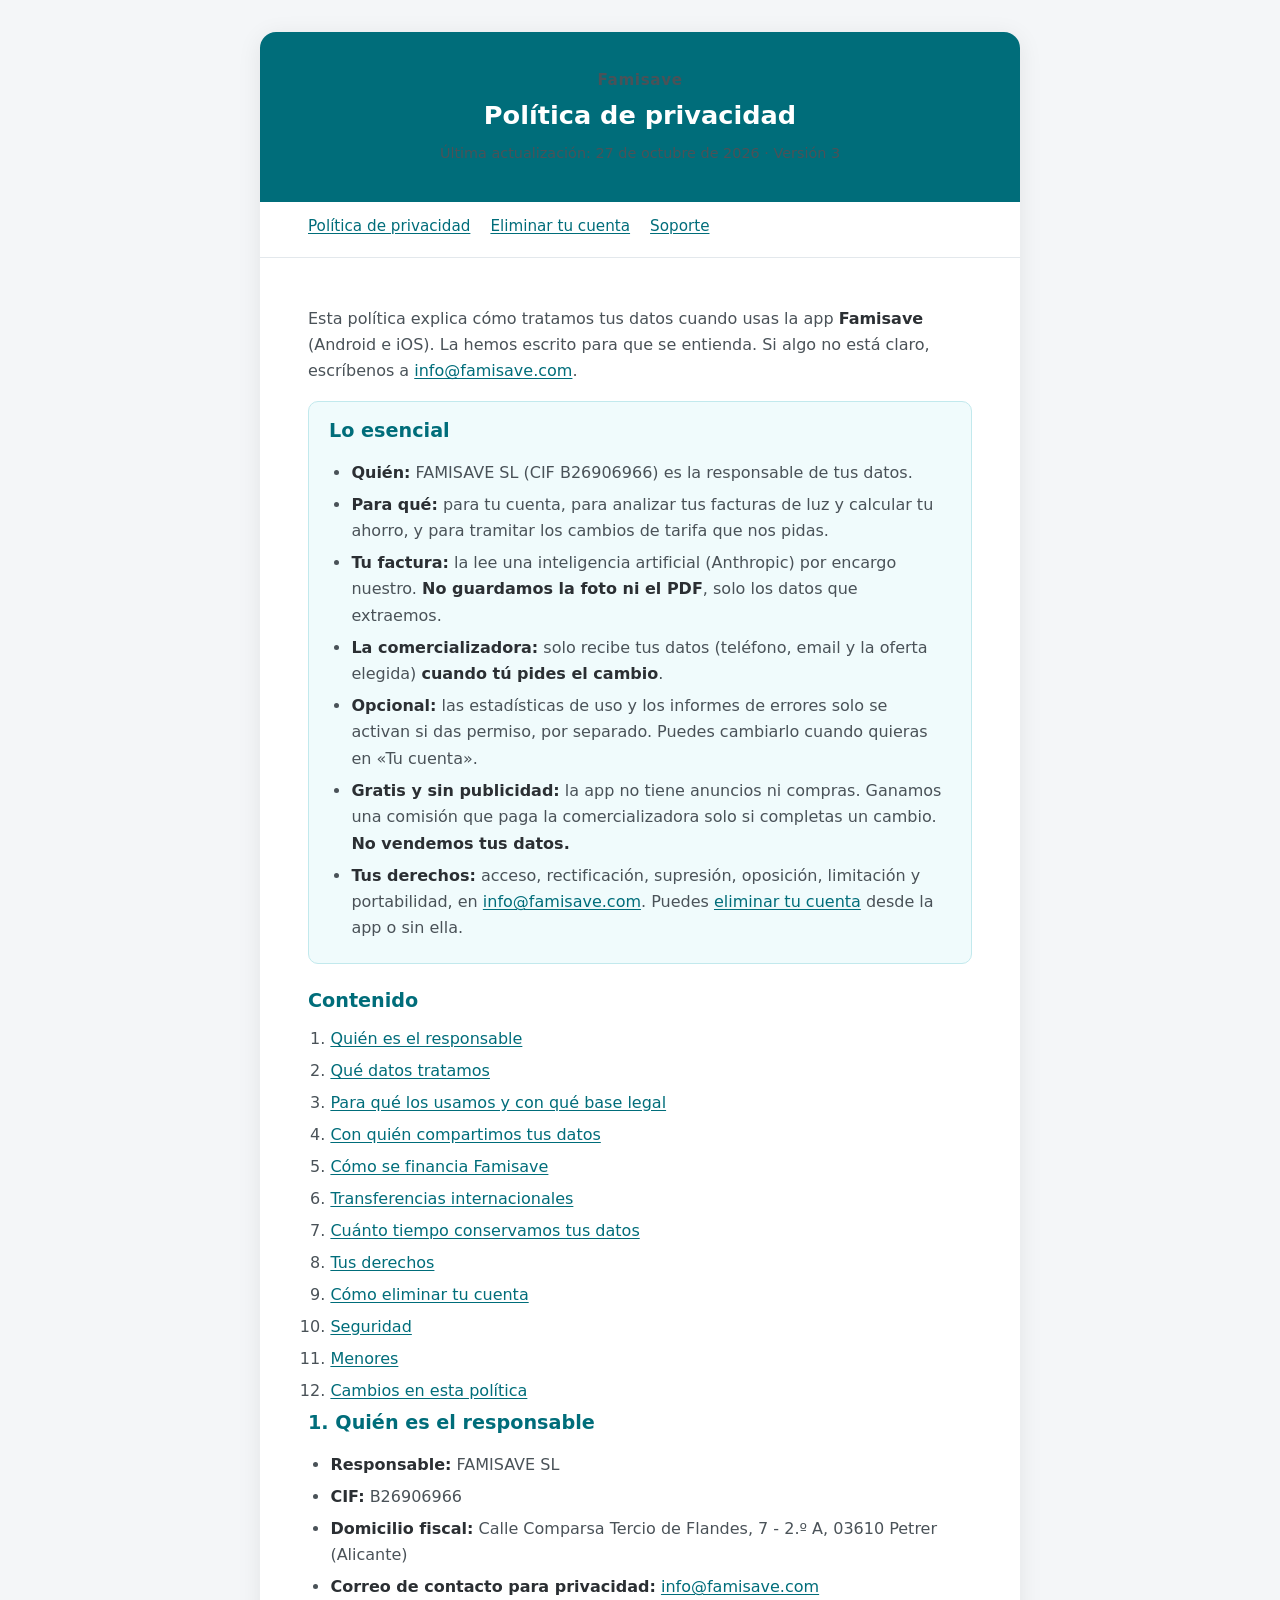
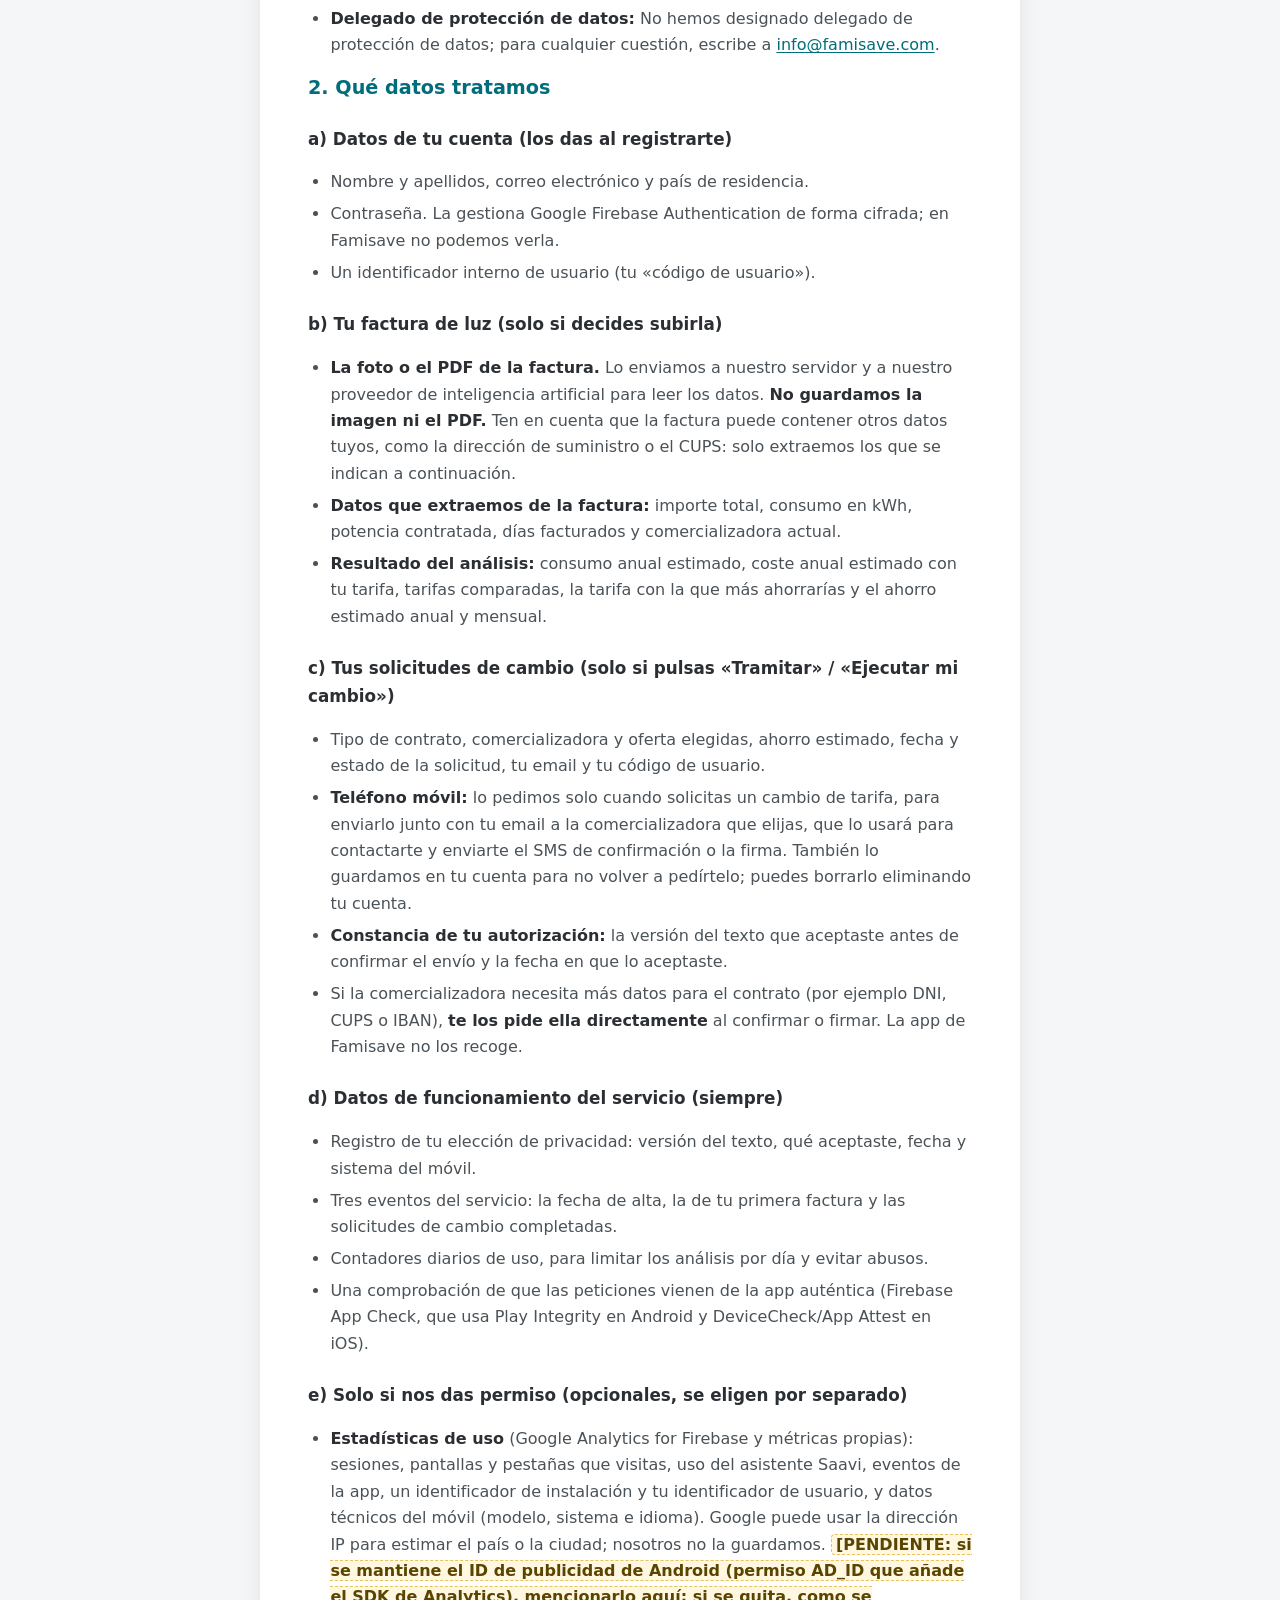
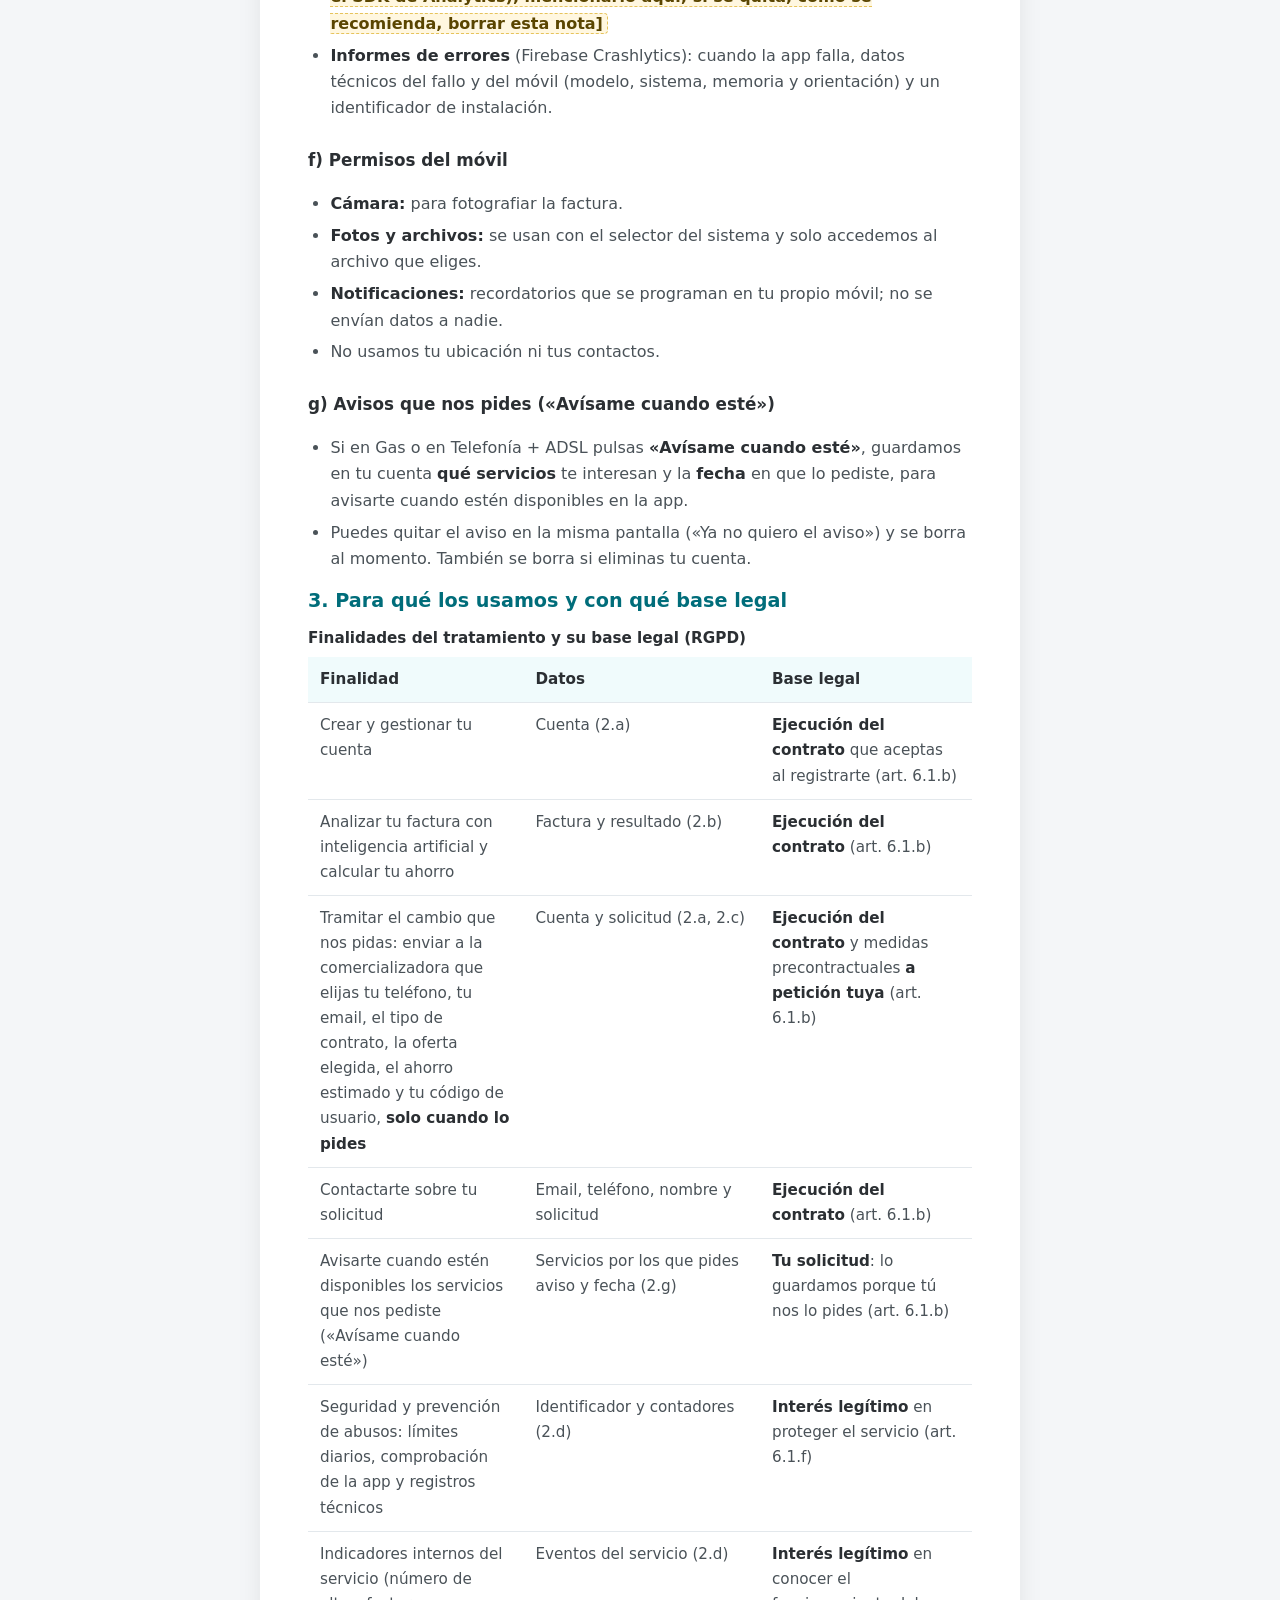
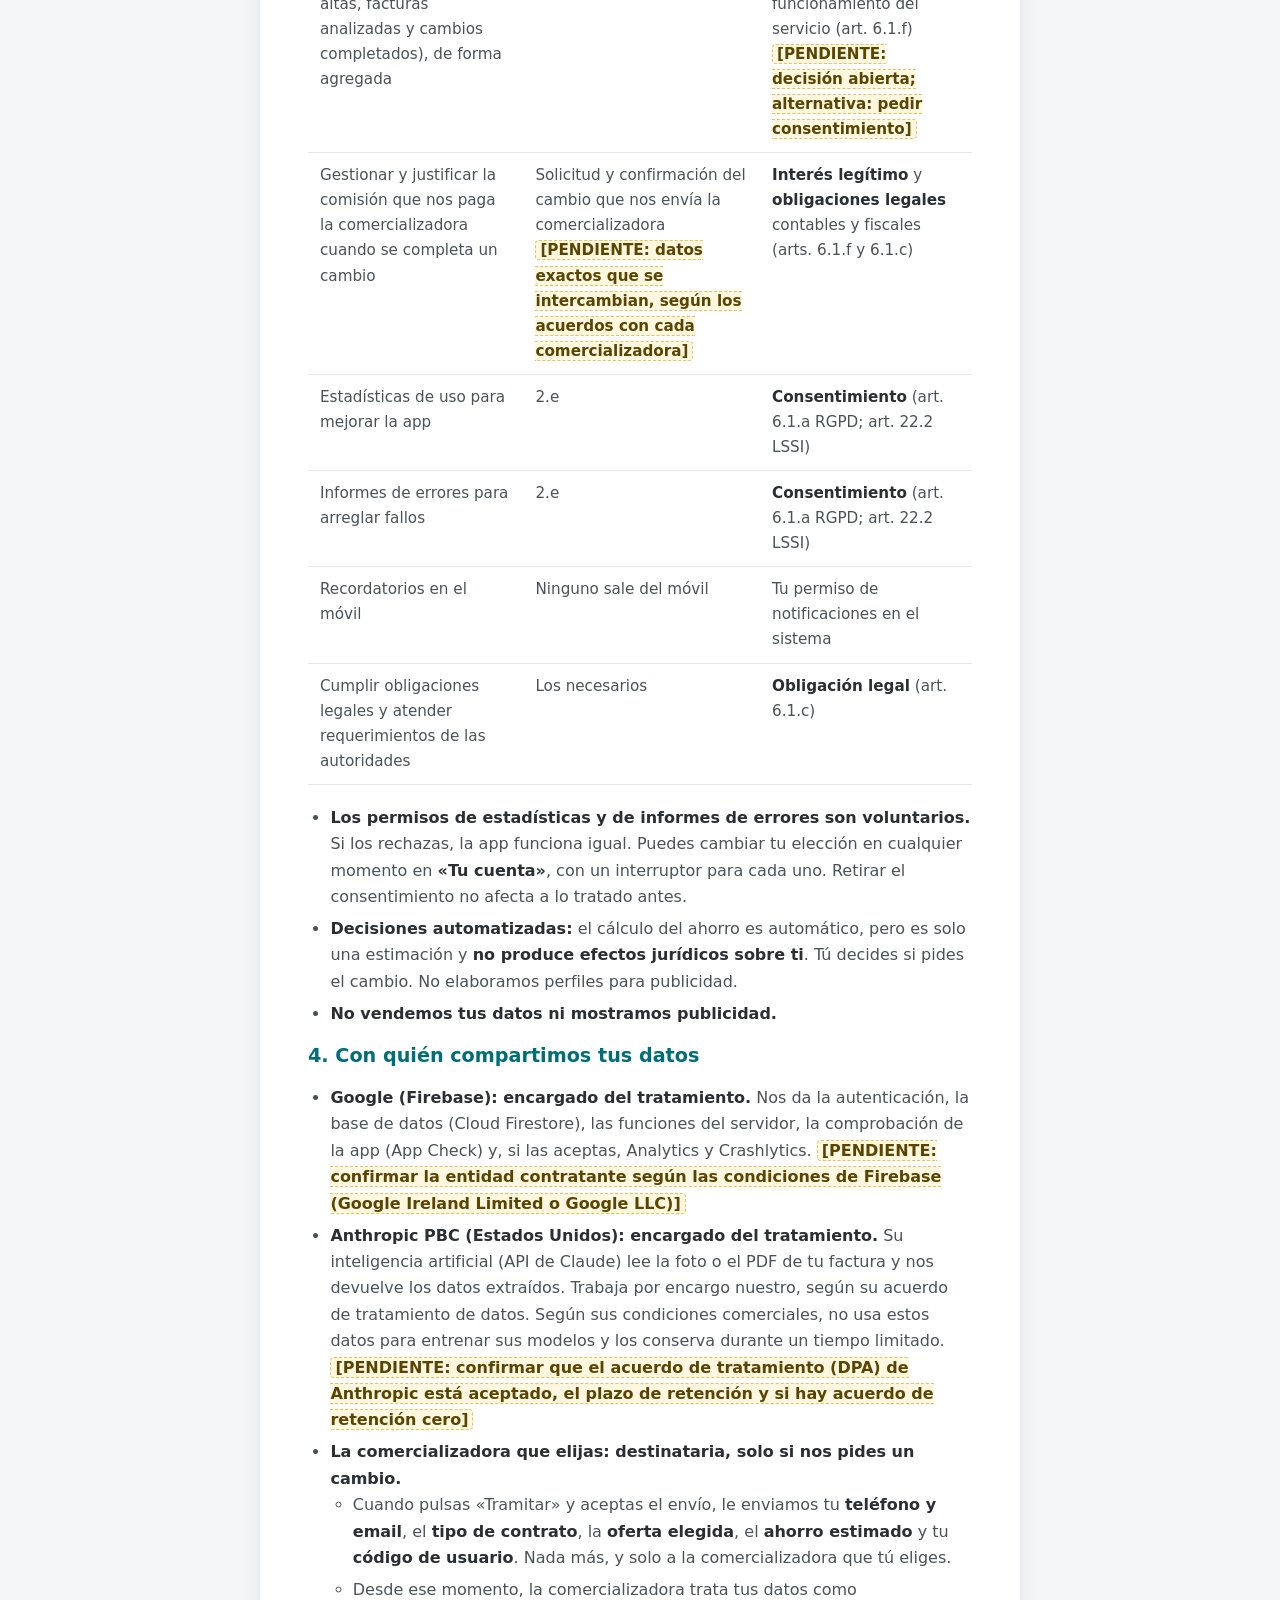
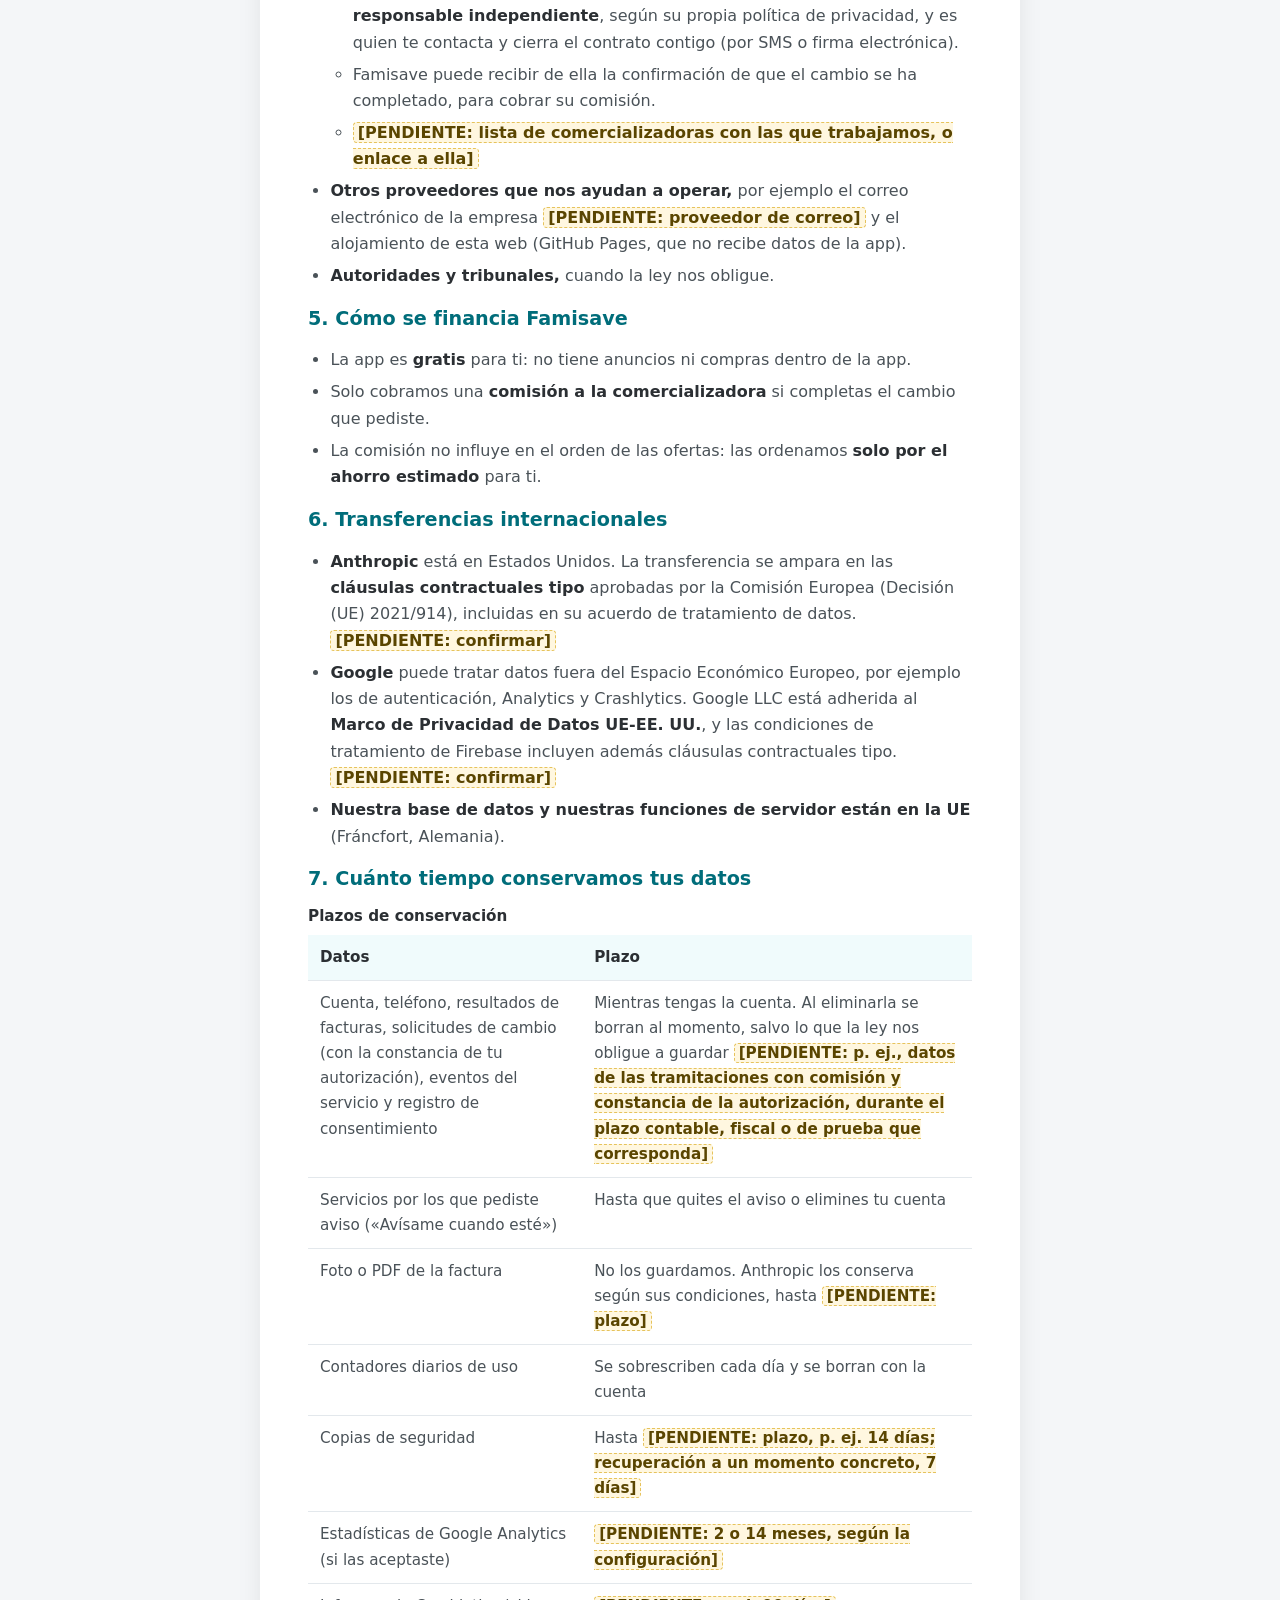
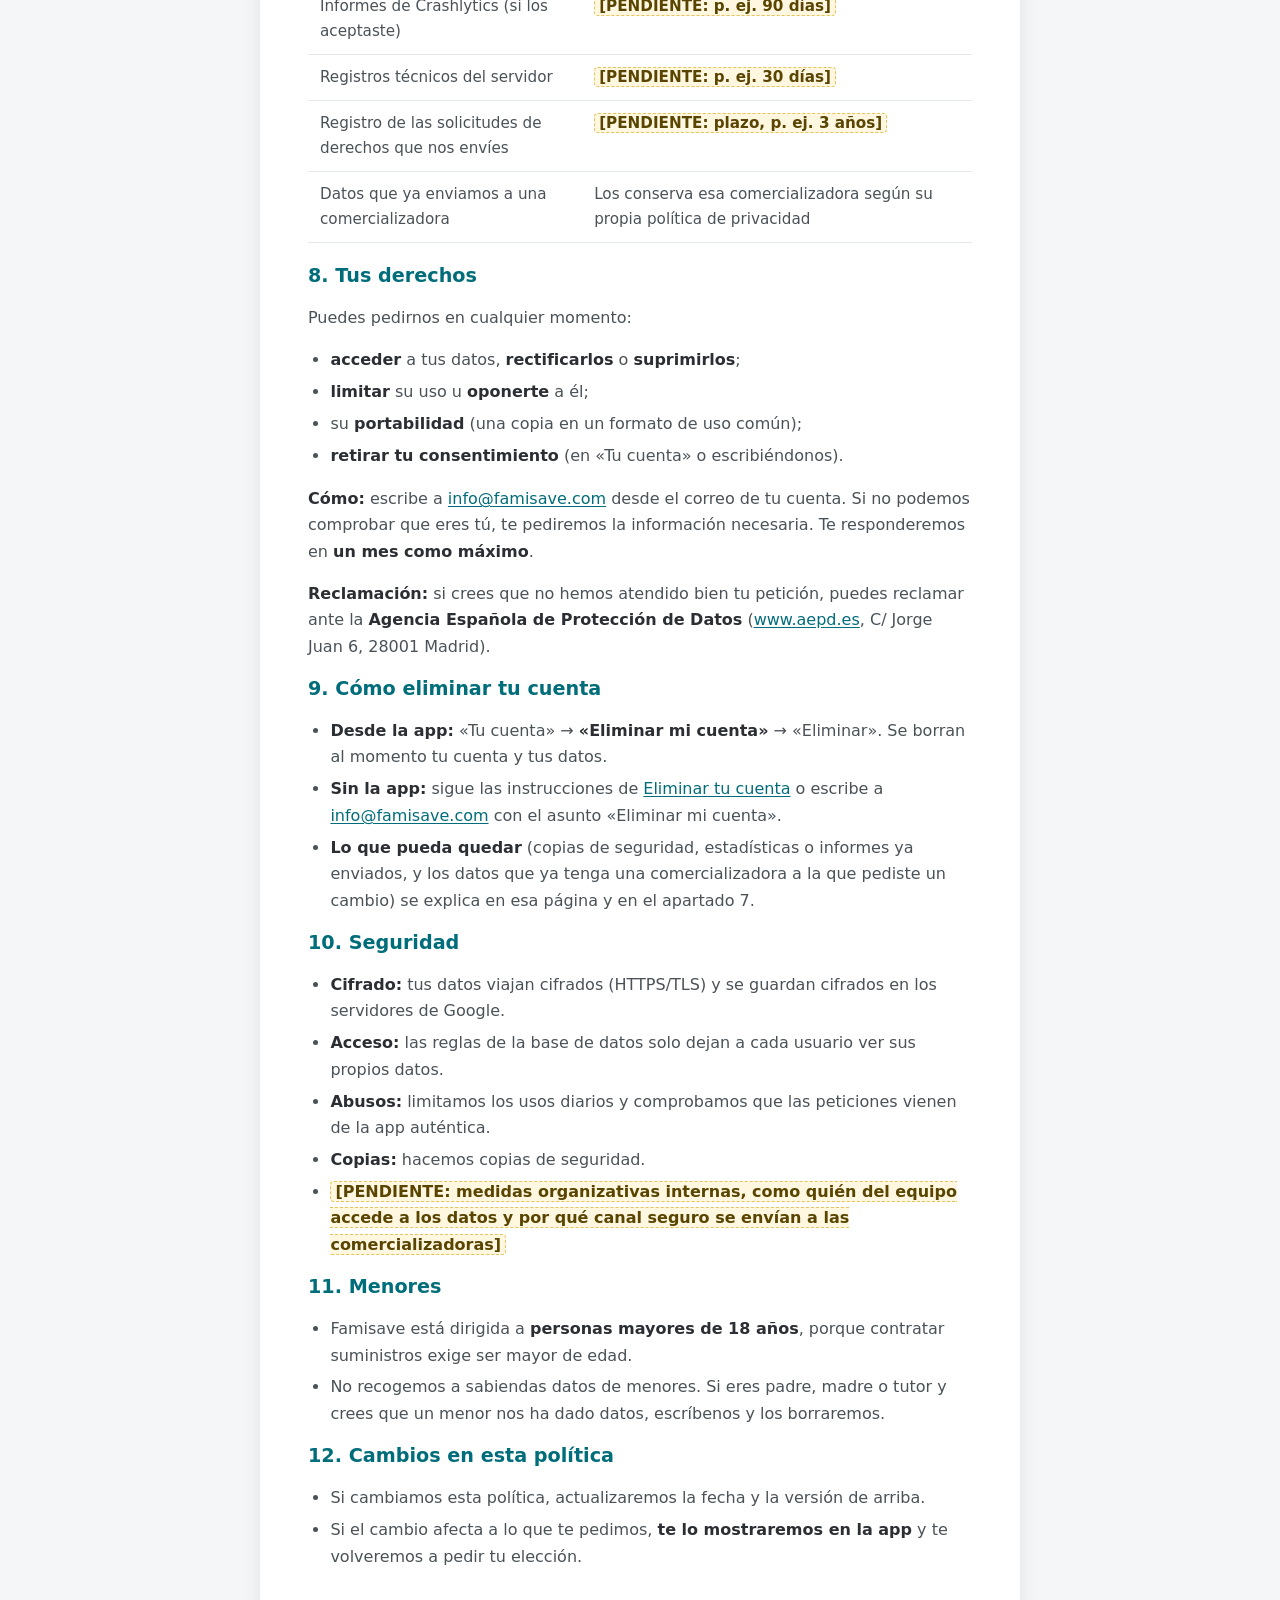
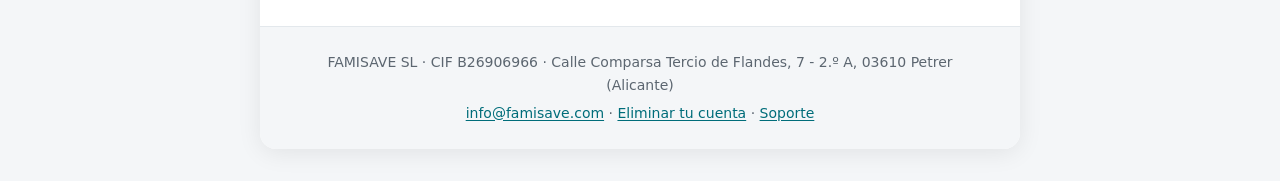
<file: index.html>
<!DOCTYPE html>
<html lang="es">
<head>
  <meta charset="utf-8">
  <meta name="viewport" content="width=device-width, initial-scale=1">
  <title>Política de privacidad — Famisave</title>
  <meta name="description" content="Cómo trata FAMISAVE SL los datos de las personas que usan la app Famisave.">
  <meta name="referrer" content="no-referrer">
  <link rel="stylesheet" href="estilo.css">
</head>
<body>
  <a class="saltar" href="#contenido">Saltar al contenido</a>
  <div class="contenedor">

    <header class="cabecera">
      <p class="marca">Famisave</p>
      <h1>Política de privacidad</h1>
      <p class="meta">Última actualización: <time datetime="2026-10-27">27 de octubre de 2026</time> · Versión 3</p>
    </header>

    <nav class="principal" aria-label="Páginas de Famisave">
      <ul>
        <li><a href="./" aria-current="page">Política de privacidad</a></li>
        <li><a href="eliminar-cuenta/">Eliminar tu cuenta</a></li>
        <li><a href="soporte/">Soporte</a></li>
      </ul>
    </nav>

    <main id="contenido">

      <p>Esta política explica cómo tratamos tus datos cuando usas la app <strong>Famisave</strong> (Android e iOS). La hemos escrito para que se entienda. Si algo no está claro, escríbenos a <a href="mailto:info@famisave.com">info@famisave.com</a>.</p>

      <section class="resumen" aria-labelledby="lo-esencial">
        <h2 id="lo-esencial">Lo esencial</h2>
        <ul>
          <li><strong>Quién:</strong> FAMISAVE SL (CIF B26906966) es la responsable de tus datos.</li>
          <li><strong>Para qué:</strong> para tu cuenta, para analizar tus facturas de luz y calcular tu ahorro, y para tramitar los cambios de tarifa que nos pidas.</li>
          <li><strong>Tu factura:</strong> la lee una inteligencia artificial (Anthropic) por encargo nuestro. <strong>No guardamos la foto ni el PDF</strong>, solo los datos que extraemos.</li>
          <li><strong>La comercializadora:</strong> solo recibe tus datos (teléfono, email y la oferta elegida) <strong>cuando tú pides el cambio</strong>.</li>
          <li><strong>Opcional:</strong> las estadísticas de uso y los informes de errores solo se activan si das permiso, por separado. Puedes cambiarlo cuando quieras en «Tu cuenta».</li>
          <li><strong>Gratis y sin publicidad:</strong> la app no tiene anuncios ni compras. Ganamos una comisión que paga la comercializadora solo si completas un cambio. <strong>No vendemos tus datos.</strong></li>
          <li><strong>Tus derechos:</strong> acceso, rectificación, supresión, oposición, limitación y portabilidad, en <a href="mailto:info@famisave.com">info@famisave.com</a>. Puedes <a href="eliminar-cuenta/">eliminar tu cuenta</a> desde la app o sin ella.</li>
        </ul>
      </section>

      <nav class="indice" aria-labelledby="indice-titulo">
        <h2 id="indice-titulo">Contenido</h2>
        <ol>
          <li><a href="#responsable">Quién es el responsable</a></li>
          <li><a href="#datos">Qué datos tratamos</a></li>
          <li><a href="#finalidades">Para qué los usamos y con qué base legal</a></li>
          <li><a href="#destinatarios">Con quién compartimos tus datos</a></li>
          <li><a href="#comision">Cómo se financia Famisave</a></li>
          <li><a href="#transferencias">Transferencias internacionales</a></li>
          <li><a href="#conservacion">Cuánto tiempo conservamos tus datos</a></li>
          <li><a href="#derechos">Tus derechos</a></li>
          <li><a href="#eliminar">Cómo eliminar tu cuenta</a></li>
          <li><a href="#seguridad">Seguridad</a></li>
          <li><a href="#menores">Menores</a></li>
          <li><a href="#cambios">Cambios en esta política</a></li>
        </ol>
      </nav>

      <section aria-labelledby="responsable">
        <h2 id="responsable">1. Quién es el responsable</h2>
        <ul>
          <li><strong>Responsable:</strong> FAMISAVE SL</li>
          <li><strong>CIF:</strong> B26906966</li>
          <li><strong>Domicilio fiscal:</strong> Calle Comparsa Tercio de Flandes, 7 - 2.º A, 03610 Petrer (Alicante)</li>
          <li><strong>Correo de contacto para privacidad:</strong> <a href="mailto:info@famisave.com">info@famisave.com</a></li>
          <li><strong>Delegado de protección de datos:</strong> No hemos designado delegado de protección de datos; para cualquier cuestión, escribe a <a href="mailto:info@famisave.com">info@famisave.com</a>.</li>
        </ul>
      </section>

      <section aria-labelledby="datos">
        <h2 id="datos">2. Qué datos tratamos</h2>

        <h3>a) Datos de tu cuenta (los das al registrarte)</h3>
        <ul>
          <li>Nombre y apellidos, correo electrónico y país de residencia.</li>
          <li>Contraseña. La gestiona Google Firebase Authentication de forma cifrada; en Famisave no podemos verla.</li>
          <li>Un identificador interno de usuario (tu «código de usuario»).</li>
        </ul>

        <h3>b) Tu factura de luz (solo si decides subirla)</h3>
        <ul>
          <li><strong>La foto o el PDF de la factura.</strong> Lo enviamos a nuestro servidor y a nuestro proveedor de inteligencia artificial para leer los datos. <strong>No guardamos la imagen ni el PDF.</strong> Ten en cuenta que la factura puede contener otros datos tuyos, como la dirección de suministro o el CUPS: solo extraemos los que se indican a continuación.</li>
          <li><strong>Datos que extraemos de la factura:</strong> importe total, consumo en kWh, potencia contratada, días facturados y comercializadora actual.</li>
          <li><strong>Resultado del análisis:</strong> consumo anual estimado, coste anual estimado con tu tarifa, tarifas comparadas, la tarifa con la que más ahorrarías y el ahorro estimado anual y mensual.</li>
        </ul>

        <h3>c) Tus solicitudes de cambio (solo si pulsas «Tramitar» / «Ejecutar mi cambio»)</h3>
        <ul>
          <li>Tipo de contrato, comercializadora y oferta elegidas, ahorro estimado, fecha y estado de la solicitud, tu email y tu código de usuario.</li>
          <li><strong>Teléfono móvil:</strong> lo pedimos solo cuando solicitas un cambio de tarifa, para enviarlo junto con tu email a la comercializadora que elijas, que lo usará para contactarte y enviarte el SMS de confirmación o la firma. También lo guardamos en tu cuenta para no volver a pedírtelo; puedes borrarlo eliminando tu cuenta.</li>
          <li><strong>Constancia de tu autorización:</strong> la versión del texto que aceptaste antes de confirmar el envío y la fecha en que lo aceptaste.</li>
          <li>Si la comercializadora necesita más datos para el contrato (por ejemplo DNI, CUPS o IBAN), <strong>te los pide ella directamente</strong> al confirmar o firmar. La app de Famisave no los recoge.</li>
        </ul>

        <h3>d) Datos de funcionamiento del servicio (siempre)</h3>
        <ul>
          <li>Registro de tu elección de privacidad: versión del texto, qué aceptaste, fecha y sistema del móvil.</li>
          <li>Tres eventos del servicio: la fecha de alta, la de tu primera factura y las solicitudes de cambio completadas.</li>
          <li>Contadores diarios de uso, para limitar los análisis por día y evitar abusos.</li>
          <li>Una comprobación de que las peticiones vienen de la app auténtica (Firebase App Check, que usa Play Integrity en Android y DeviceCheck/App Attest en iOS).</li>
        </ul>

        <h3>e) Solo si nos das permiso (opcionales, se eligen por separado)</h3>
        <ul>
          <li><strong>Estadísticas de uso</strong> (Google Analytics for Firebase y métricas propias): sesiones, pantallas y pestañas que visitas, uso del asistente Saavi, eventos de la app, un identificador de instalación y tu identificador de usuario, y datos técnicos del móvil (modelo, sistema e idioma). Google puede usar la dirección IP para estimar el país o la ciudad; nosotros no la guardamos. <span class="pendiente">[PENDIENTE: si se mantiene el ID de publicidad de Android (permiso AD_ID que añade el SDK de Analytics), mencionarlo aquí; si se quita, como se recomienda, borrar esta nota]</span></li>
          <li><strong>Informes de errores</strong> (Firebase Crashlytics): cuando la app falla, datos técnicos del fallo y del móvil (modelo, sistema, memoria y orientación) y un identificador de instalación.</li>
        </ul>

        <h3>f) Permisos del móvil</h3>
        <ul>
          <li><strong>Cámara:</strong> para fotografiar la factura.</li>
          <li><strong>Fotos y archivos:</strong> se usan con el selector del sistema y solo accedemos al archivo que eliges.</li>
          <li><strong>Notificaciones:</strong> recordatorios que se programan en tu propio móvil; no se envían datos a nadie.</li>
          <li>No usamos tu ubicación ni tus contactos.</li>
        </ul>

        <h3>g) Avisos que nos pides («Avísame cuando esté»)</h3>
        <ul>
          <li>Si en Gas o en Telefonía + ADSL pulsas <strong>«Avísame cuando esté»</strong>, guardamos en tu cuenta <strong>qué servicios</strong> te interesan y la <strong>fecha</strong> en que lo pediste, para avisarte cuando estén disponibles en la app.</li>
          <li>Puedes quitar el aviso en la misma pantalla («Ya no quiero el aviso») y se borra al momento. También se borra si eliminas tu cuenta.</li>
        </ul>
      </section>

      <section aria-labelledby="finalidades">
        <h2 id="finalidades">3. Para qué los usamos y con qué base legal</h2>
        <div class="tabla">
          <table>
            <caption>Finalidades del tratamiento y su base legal (RGPD)</caption>
            <thead>
              <tr><th scope="col">Finalidad</th><th scope="col">Datos</th><th scope="col">Base legal</th></tr>
            </thead>
            <tbody>
              <tr><td>Crear y gestionar tu cuenta</td><td>Cuenta (2.a)</td><td><strong>Ejecución del contrato</strong> que aceptas al registrarte (art. 6.1.b)</td></tr>
              <tr><td>Analizar tu factura con inteligencia artificial y calcular tu ahorro</td><td>Factura y resultado (2.b)</td><td><strong>Ejecución del contrato</strong> (art. 6.1.b)</td></tr>
              <tr><td>Tramitar el cambio que nos pidas: enviar a la comercializadora que elijas tu teléfono, tu email, el tipo de contrato, la oferta elegida, el ahorro estimado y tu código de usuario, <strong>solo cuando lo pides</strong></td><td>Cuenta y solicitud (2.a, 2.c)</td><td><strong>Ejecución del contrato</strong> y medidas precontractuales <strong>a petición tuya</strong> (art. 6.1.b)</td></tr>
              <tr><td>Contactarte sobre tu solicitud</td><td>Email, teléfono, nombre y solicitud</td><td><strong>Ejecución del contrato</strong> (art. 6.1.b)</td></tr>
              <tr><td>Avisarte cuando estén disponibles los servicios que nos pediste («Avísame cuando esté»)</td><td>Servicios por los que pides aviso y fecha (2.g)</td><td><strong>Tu solicitud</strong>: lo guardamos porque tú nos lo pides (art. 6.1.b)</td></tr>
              <tr><td>Seguridad y prevención de abusos: límites diarios, comprobación de la app y registros técnicos</td><td>Identificador y contadores (2.d)</td><td><strong>Interés legítimo</strong> en proteger el servicio (art. 6.1.f)</td></tr>
              <tr><td>Indicadores internos del servicio (número de altas, facturas analizadas y cambios completados), de forma agregada</td><td>Eventos del servicio (2.d)</td><td><strong>Interés legítimo</strong> en conocer el funcionamiento del servicio (art. 6.1.f) <span class="pendiente">[PENDIENTE: decisión abierta; alternativa: pedir consentimiento]</span></td></tr>
              <tr><td>Gestionar y justificar la comisión que nos paga la comercializadora cuando se completa un cambio</td><td>Solicitud y confirmación del cambio que nos envía la comercializadora <span class="pendiente">[PENDIENTE: datos exactos que se intercambian, según los acuerdos con cada comercializadora]</span></td><td><strong>Interés legítimo</strong> y <strong>obligaciones legales</strong> contables y fiscales (arts. 6.1.f y 6.1.c)</td></tr>
              <tr><td>Estadísticas de uso para mejorar la app</td><td>2.e</td><td><strong>Consentimiento</strong> (art. 6.1.a RGPD; art. 22.2 LSSI)</td></tr>
              <tr><td>Informes de errores para arreglar fallos</td><td>2.e</td><td><strong>Consentimiento</strong> (art. 6.1.a RGPD; art. 22.2 LSSI)</td></tr>
              <tr><td>Recordatorios en el móvil</td><td>Ninguno sale del móvil</td><td>Tu permiso de notificaciones en el sistema</td></tr>
              <tr><td>Cumplir obligaciones legales y atender requerimientos de las autoridades</td><td>Los necesarios</td><td><strong>Obligación legal</strong> (art. 6.1.c)</td></tr>
            </tbody>
          </table>
        </div>
        <ul>
          <li><strong>Los permisos de estadísticas y de informes de errores son voluntarios.</strong> Si los rechazas, la app funciona igual. Puedes cambiar tu elección en cualquier momento en <strong>«Tu cuenta»</strong>, con un interruptor para cada uno. Retirar el consentimiento no afecta a lo tratado antes.</li>
          <li><strong>Decisiones automatizadas:</strong> el cálculo del ahorro es automático, pero es solo una estimación y <strong>no produce efectos jurídicos sobre ti</strong>. Tú decides si pides el cambio. No elaboramos perfiles para publicidad.</li>
          <li><strong>No vendemos tus datos ni mostramos publicidad.</strong></li>
        </ul>
      </section>

      <section aria-labelledby="destinatarios">
        <h2 id="destinatarios">4. Con quién compartimos tus datos</h2>
        <ul>
          <li><strong>Google (Firebase): encargado del tratamiento.</strong> Nos da la autenticación, la base de datos (Cloud Firestore), las funciones del servidor, la comprobación de la app (App Check) y, si las aceptas, Analytics y Crashlytics. <span class="pendiente">[PENDIENTE: confirmar la entidad contratante según las condiciones de Firebase (Google Ireland Limited o Google LLC)]</span></li>
          <li><strong>Anthropic PBC (Estados Unidos): encargado del tratamiento.</strong> Su inteligencia artificial (API de Claude) lee la foto o el PDF de tu factura y nos devuelve los datos extraídos. Trabaja por encargo nuestro, según su acuerdo de tratamiento de datos. Según sus condiciones comerciales, no usa estos datos para entrenar sus modelos y los conserva durante un tiempo limitado. <span class="pendiente">[PENDIENTE: confirmar que el acuerdo de tratamiento (DPA) de Anthropic está aceptado, el plazo de retención y si hay acuerdo de retención cero]</span></li>
          <li><strong>La comercializadora que elijas: destinataria, solo si nos pides un cambio.</strong>
            <ul>
              <li>Cuando pulsas «Tramitar» y aceptas el envío, le enviamos tu <strong>teléfono y email</strong>, el <strong>tipo de contrato</strong>, la <strong>oferta elegida</strong>, el <strong>ahorro estimado</strong> y tu <strong>código de usuario</strong>. Nada más, y solo a la comercializadora que tú eliges.</li>
              <li>Desde ese momento, la comercializadora trata tus datos como <strong>responsable independiente</strong>, según su propia política de privacidad, y es quien te contacta y cierra el contrato contigo (por SMS o firma electrónica).</li>
              <li>Famisave puede recibir de ella la confirmación de que el cambio se ha completado, para cobrar su comisión.</li>
              <li><span class="pendiente">[PENDIENTE: lista de comercializadoras con las que trabajamos, o enlace a ella]</span></li>
            </ul>
          </li>
          <li><strong>Otros proveedores que nos ayudan a operar,</strong> por ejemplo el correo electrónico de la empresa <span class="pendiente">[PENDIENTE: proveedor de correo]</span> y el alojamiento de esta web (GitHub Pages, que no recibe datos de la app).</li>
          <li><strong>Autoridades y tribunales,</strong> cuando la ley nos obligue.</li>
        </ul>
      </section>

      <section aria-labelledby="comision">
        <h2 id="comision">5. Cómo se financia Famisave</h2>
        <ul>
          <li>La app es <strong>gratis</strong> para ti: no tiene anuncios ni compras dentro de la app.</li>
          <li>Solo cobramos una <strong>comisión a la comercializadora</strong> si completas el cambio que pediste.</li>
          <li>La comisión no influye en el orden de las ofertas: las ordenamos <strong>solo por el ahorro estimado</strong> para ti.</li>
        </ul>
      </section>

      <section aria-labelledby="transferencias">
        <h2 id="transferencias">6. Transferencias internacionales</h2>
        <ul>
          <li><strong>Anthropic</strong> está en Estados Unidos. La transferencia se ampara en las <strong>cláusulas contractuales tipo</strong> aprobadas por la Comisión Europea (Decisión (UE) 2021/914), incluidas en su acuerdo de tratamiento de datos. <span class="pendiente">[PENDIENTE: confirmar]</span></li>
          <li><strong>Google</strong> puede tratar datos fuera del Espacio Económico Europeo, por ejemplo los de autenticación, Analytics y Crashlytics. Google LLC está adherida al <strong>Marco de Privacidad de Datos UE-EE. UU.</strong>, y las condiciones de tratamiento de Firebase incluyen además cláusulas contractuales tipo. <span class="pendiente">[PENDIENTE: confirmar]</span></li>
          <li><strong>Nuestra base de datos y nuestras funciones de servidor están en la UE</strong> (Fráncfort, Alemania).</li>
        </ul>
      </section>

      <section aria-labelledby="conservacion">
        <h2 id="conservacion">7. Cuánto tiempo conservamos tus datos</h2>
        <div class="tabla">
          <table>
            <caption>Plazos de conservación</caption>
            <thead>
              <tr><th scope="col">Datos</th><th scope="col">Plazo</th></tr>
            </thead>
            <tbody>
              <tr><td>Cuenta, teléfono, resultados de facturas, solicitudes de cambio (con la constancia de tu autorización), eventos del servicio y registro de consentimiento</td><td>Mientras tengas la cuenta. Al eliminarla se borran al momento, salvo lo que la ley nos obligue a guardar <span class="pendiente">[PENDIENTE: p. ej., datos de las tramitaciones con comisión y constancia de la autorización, durante el plazo contable, fiscal o de prueba que corresponda]</span></td></tr>
              <tr><td>Servicios por los que pediste aviso («Avísame cuando esté»)</td><td>Hasta que quites el aviso o elimines tu cuenta</td></tr>
              <tr><td>Foto o PDF de la factura</td><td>No los guardamos. Anthropic los conserva según sus condiciones, hasta <span class="pendiente">[PENDIENTE: plazo]</span></td></tr>
              <tr><td>Contadores diarios de uso</td><td>Se sobrescriben cada día y se borran con la cuenta</td></tr>
              <tr><td>Copias de seguridad</td><td>Hasta <span class="pendiente">[PENDIENTE: plazo, p. ej. 14 días; recuperación a un momento concreto, 7 días]</span></td></tr>
              <tr><td>Estadísticas de Google Analytics (si las aceptaste)</td><td><span class="pendiente">[PENDIENTE: 2 o 14 meses, según la configuración]</span></td></tr>
              <tr><td>Informes de Crashlytics (si los aceptaste)</td><td><span class="pendiente">[PENDIENTE: p. ej. 90 días]</span></td></tr>
              <tr><td>Registros técnicos del servidor</td><td><span class="pendiente">[PENDIENTE: p. ej. 30 días]</span></td></tr>
              <tr><td>Registro de las solicitudes de derechos que nos envíes</td><td><span class="pendiente">[PENDIENTE: plazo, p. ej. 3 años]</span></td></tr>
              <tr><td>Datos que ya enviamos a una comercializadora</td><td>Los conserva esa comercializadora según su propia política de privacidad</td></tr>
            </tbody>
          </table>
        </div>
      </section>

      <section aria-labelledby="derechos">
        <h2 id="derechos">8. Tus derechos</h2>
        <p>Puedes pedirnos en cualquier momento:</p>
        <ul>
          <li><strong>acceder</strong> a tus datos, <strong>rectificarlos</strong> o <strong>suprimirlos</strong>;</li>
          <li><strong>limitar</strong> su uso u <strong>oponerte</strong> a él;</li>
          <li>su <strong>portabilidad</strong> (una copia en un formato de uso común);</li>
          <li><strong>retirar tu consentimiento</strong> (en «Tu cuenta» o escribiéndonos).</li>
        </ul>
        <p><strong>Cómo:</strong> escribe a <a href="mailto:info@famisave.com">info@famisave.com</a> desde el correo de tu cuenta. Si no podemos comprobar que eres tú, te pediremos la información necesaria. Te responderemos en <strong>un mes como máximo</strong>.</p>
        <p><strong>Reclamación:</strong> si crees que no hemos atendido bien tu petición, puedes reclamar ante la <strong>Agencia Española de Protección de Datos</strong> (<a href="https://www.aepd.es/">www.aepd.es</a>, C/ Jorge Juan 6, 28001 Madrid).</p>
      </section>

      <section aria-labelledby="eliminar">
        <h2 id="eliminar">9. Cómo eliminar tu cuenta</h2>
        <ul>
          <li><strong>Desde la app:</strong> «Tu cuenta» → <strong>«Eliminar mi cuenta»</strong> → «Eliminar». Se borran al momento tu cuenta y tus datos.</li>
          <li><strong>Sin la app:</strong> sigue las instrucciones de <a href="eliminar-cuenta/">Eliminar tu cuenta</a> o escribe a <a href="mailto:info@famisave.com?subject=Eliminar%20mi%20cuenta">info@famisave.com</a> con el asunto «Eliminar mi cuenta».</li>
          <li><strong>Lo que pueda quedar</strong> (copias de seguridad, estadísticas o informes ya enviados, y los datos que ya tenga una comercializadora a la que pediste un cambio) se explica en esa página y en el apartado 7.</li>
        </ul>
      </section>

      <section aria-labelledby="seguridad">
        <h2 id="seguridad">10. Seguridad</h2>
        <ul>
          <li><strong>Cifrado:</strong> tus datos viajan cifrados (HTTPS/TLS) y se guardan cifrados en los servidores de Google.</li>
          <li><strong>Acceso:</strong> las reglas de la base de datos solo dejan a cada usuario ver sus propios datos.</li>
          <li><strong>Abusos:</strong> limitamos los usos diarios y comprobamos que las peticiones vienen de la app auténtica.</li>
          <li><strong>Copias:</strong> hacemos copias de seguridad.</li>
          <li><span class="pendiente">[PENDIENTE: medidas organizativas internas, como quién del equipo accede a los datos y por qué canal seguro se envían a las comercializadoras]</span></li>
        </ul>
      </section>

      <section aria-labelledby="menores">
        <h2 id="menores">11. Menores</h2>
        <ul>
          <li>Famisave está dirigida a <strong>personas mayores de 18 años</strong>, porque contratar suministros exige ser mayor de edad.</li>
          <li>No recogemos a sabiendas datos de menores. Si eres padre, madre o tutor y crees que un menor nos ha dado datos, escríbenos y los borraremos.</li>
        </ul>
      </section>

      <section aria-labelledby="cambios">
        <h2 id="cambios">12. Cambios en esta política</h2>
        <ul>
          <li>Si cambiamos esta política, actualizaremos la fecha y la versión de arriba.</li>
          <li>Si el cambio afecta a lo que te pedimos, <strong>te lo mostraremos en la app</strong> y te volveremos a pedir tu elección.</li>
        </ul>
      </section>

    </main>

    <footer>
      <p>FAMISAVE SL · CIF B26906966 · Calle Comparsa Tercio de Flandes, 7 - 2.º A, 03610 Petrer (Alicante)</p>
      <p><a href="mailto:info@famisave.com">info@famisave.com</a> · <a href="eliminar-cuenta/">Eliminar tu cuenta</a> · <a href="soporte/">Soporte</a></p>
    </footer>

  </div>
</body>
</html>
</file>
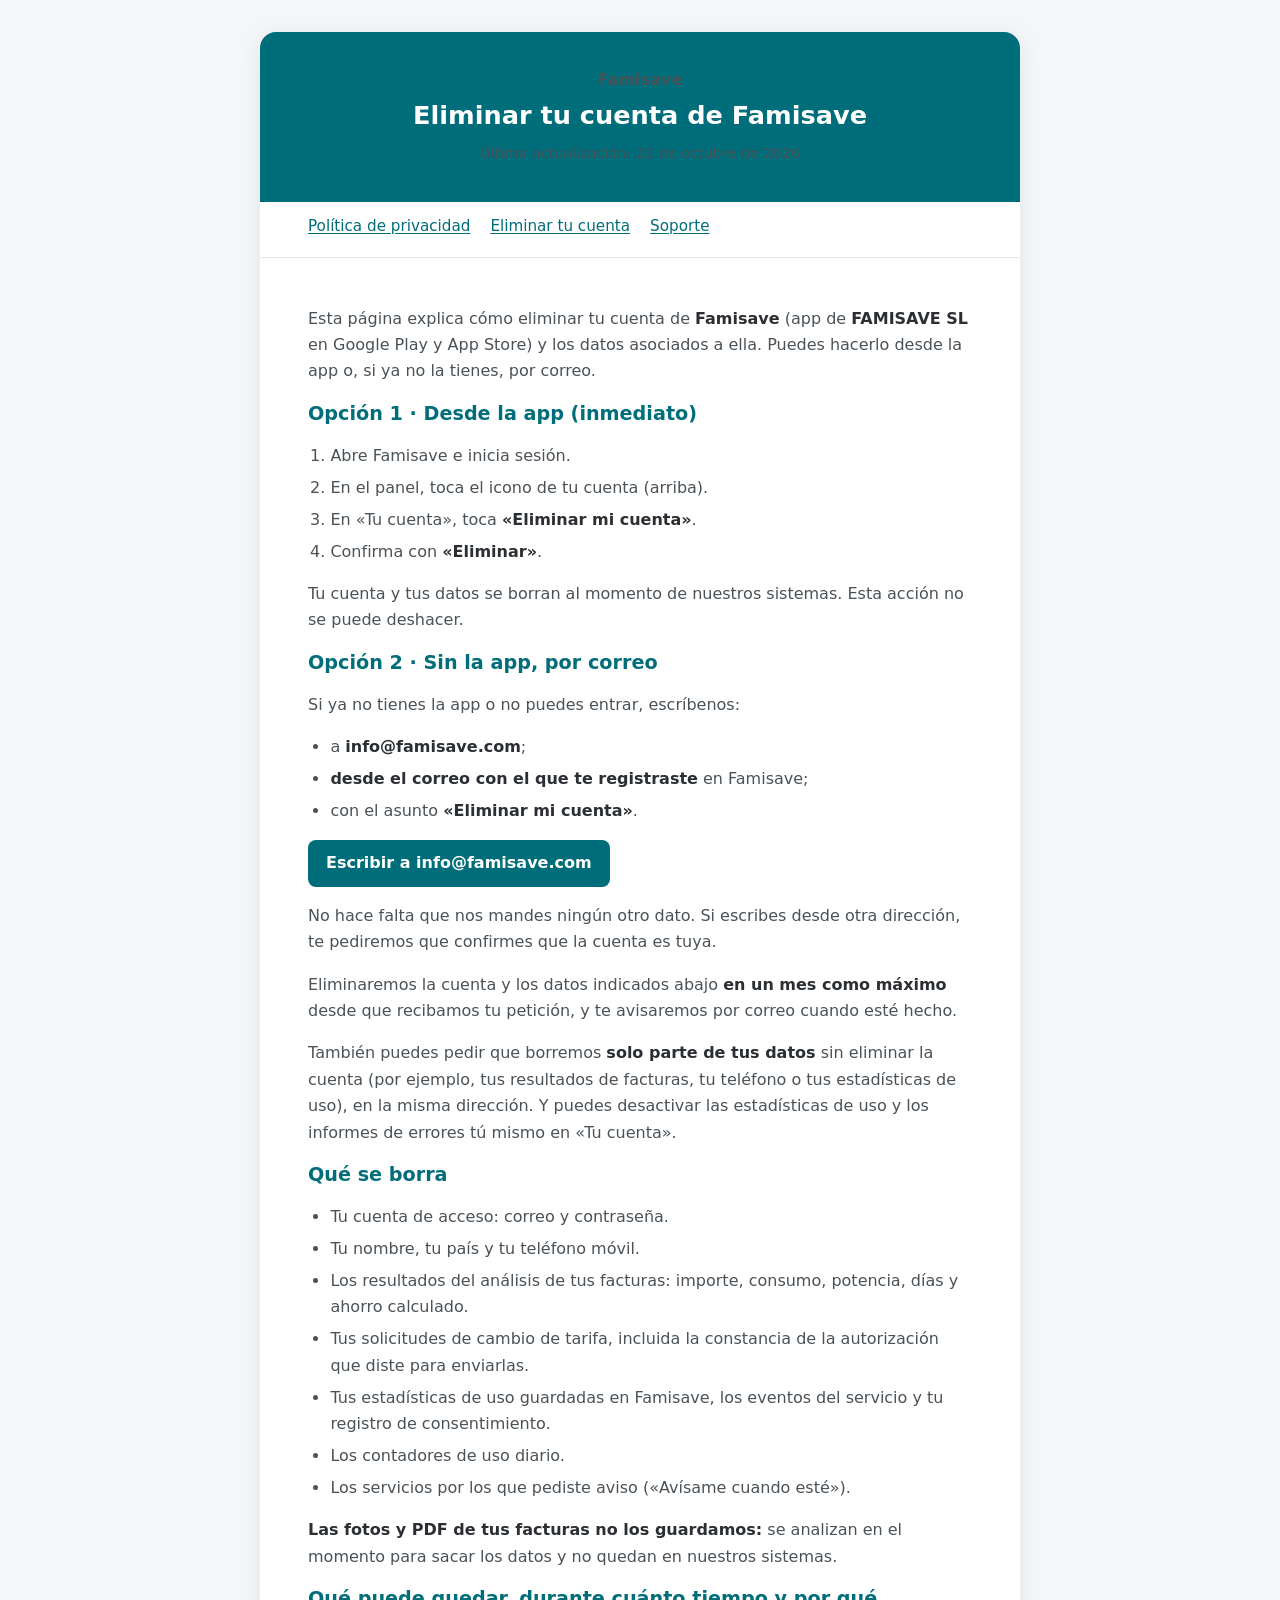
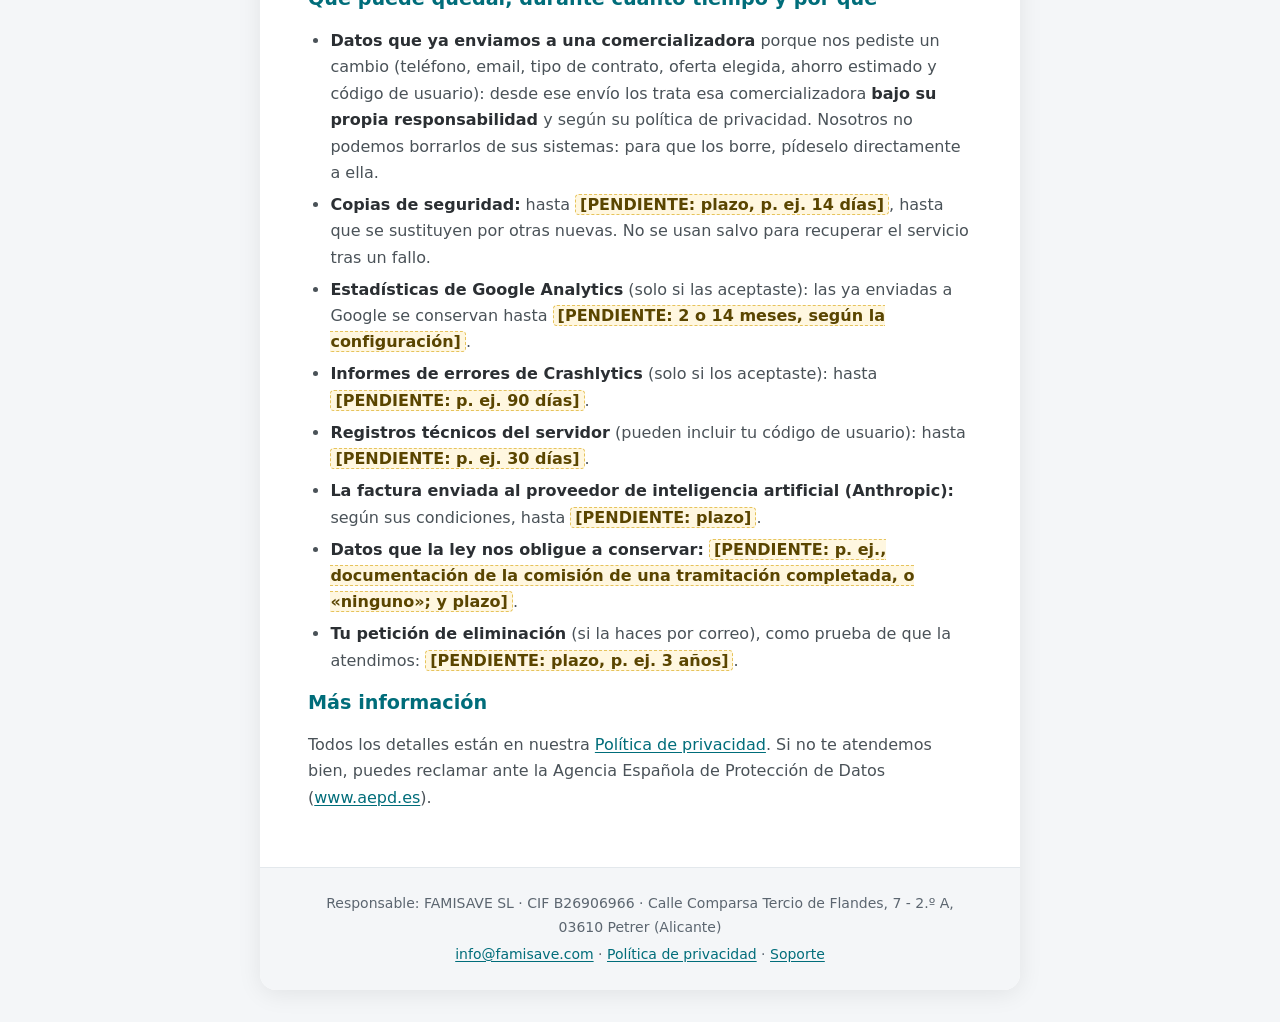
<file: eliminar-cuenta/index.html>
<!DOCTYPE html>
<html lang="es">
<head>
  <meta charset="utf-8">
  <meta name="viewport" content="width=device-width, initial-scale=1">
  <title>Eliminar tu cuenta — Famisave</title>
  <meta name="description" content="Cómo eliminar tu cuenta de Famisave y tus datos, desde la app o sin ella.">
  <meta name="referrer" content="no-referrer">
  <link rel="stylesheet" href="../estilo.css">
</head>
<body>
  <a class="saltar" href="#contenido">Saltar al contenido</a>
  <div class="contenedor">

    <header class="cabecera">
      <p class="marca">Famisave</p>
      <h1>Eliminar tu cuenta de Famisave</h1>
      <p class="meta">Última actualización: <time datetime="2026-10-22">22 de octubre de 2026</time></p>
    </header>

    <nav class="principal" aria-label="Páginas de Famisave">
      <ul>
        <li><a href="../">Política de privacidad</a></li>
        <li><a href="./" aria-current="page">Eliminar tu cuenta</a></li>
        <li><a href="../soporte/">Soporte</a></li>
      </ul>
    </nav>

    <main id="contenido">

      <p>Esta página explica cómo eliminar tu cuenta de <strong>Famisave</strong> (app de <strong>FAMISAVE SL</strong> en Google Play y App Store) y los datos asociados a ella. Puedes hacerlo desde la app o, si ya no la tienes, por correo.</p>

      <section aria-labelledby="desde-app">
        <h2 id="desde-app">Opción 1 · Desde la app (inmediato)</h2>
        <ol>
          <li>Abre Famisave e inicia sesión.</li>
          <li>En el panel, toca el icono de tu cuenta (arriba).</li>
          <li>En «Tu cuenta», toca <strong>«Eliminar mi cuenta»</strong>.</li>
          <li>Confirma con <strong>«Eliminar»</strong>.</li>
        </ol>
        <p>Tu cuenta y tus datos se borran al momento de nuestros sistemas. Esta acción no se puede deshacer.</p>
      </section>

      <section aria-labelledby="sin-app">
        <h2 id="sin-app">Opción 2 · Sin la app, por correo</h2>
        <p>Si ya no tienes la app o no puedes entrar, escríbenos:</p>
        <ul>
          <li>a <strong>info@famisave.com</strong>;</li>
          <li><strong>desde el correo con el que te registraste</strong> en Famisave;</li>
          <li>con el asunto <strong>«Eliminar mi cuenta»</strong>.</li>
        </ul>
        <p><a class="boton" href="mailto:info@famisave.com?subject=Eliminar%20mi%20cuenta">Escribir a info@famisave.com</a></p>
        <p>No hace falta que nos mandes ningún otro dato. Si escribes desde otra dirección, te pediremos que confirmes que la cuenta es tuya.</p>
        <p>Eliminaremos la cuenta y los datos indicados abajo <strong>en un mes como máximo</strong> desde que recibamos tu petición, y te avisaremos por correo cuando esté hecho.</p>
        <p>También puedes pedir que borremos <strong>solo parte de tus datos</strong> sin eliminar la cuenta (por ejemplo, tus resultados de facturas, tu teléfono o tus estadísticas de uso), en la misma dirección. Y puedes desactivar las estadísticas de uso y los informes de errores tú mismo en «Tu cuenta».</p>
      </section>

      <section aria-labelledby="que-se-borra">
        <h2 id="que-se-borra">Qué se borra</h2>
        <ul>
          <li>Tu cuenta de acceso: correo y contraseña.</li>
          <li>Tu nombre, tu país y tu teléfono móvil.</li>
          <li>Los resultados del análisis de tus facturas: importe, consumo, potencia, días y ahorro calculado.</li>
          <li>Tus solicitudes de cambio de tarifa, incluida la constancia de la autorización que diste para enviarlas.</li>
          <li>Tus estadísticas de uso guardadas en Famisave, los eventos del servicio y tu registro de consentimiento.</li>
          <li>Los contadores de uso diario.</li>
          <li>Los servicios por los que pediste aviso («Avísame cuando esté»).</li>
        </ul>
        <p><strong>Las fotos y PDF de tus facturas no los guardamos:</strong> se analizan en el momento para sacar los datos y no quedan en nuestros sistemas.</p>
      </section>

      <section aria-labelledby="que-queda">
        <h2 id="que-queda">Qué puede quedar, durante cuánto tiempo y por qué</h2>
        <ul>
          <li><strong>Datos que ya enviamos a una comercializadora</strong> porque nos pediste un cambio (teléfono, email, tipo de contrato, oferta elegida, ahorro estimado y código de usuario): desde ese envío los trata esa comercializadora <strong>bajo su propia responsabilidad</strong> y según su política de privacidad. Nosotros no podemos borrarlos de sus sistemas: para que los borre, pídeselo directamente a ella.</li>
          <li><strong>Copias de seguridad:</strong> hasta <span class="pendiente">[PENDIENTE: plazo, p. ej. 14 días]</span>, hasta que se sustituyen por otras nuevas. No se usan salvo para recuperar el servicio tras un fallo.</li>
          <li><strong>Estadísticas de Google Analytics</strong> (solo si las aceptaste): las ya enviadas a Google se conservan hasta <span class="pendiente">[PENDIENTE: 2 o 14 meses, según la configuración]</span>.</li>
          <li><strong>Informes de errores de Crashlytics</strong> (solo si los aceptaste): hasta <span class="pendiente">[PENDIENTE: p. ej. 90 días]</span>.</li>
          <li><strong>Registros técnicos del servidor</strong> (pueden incluir tu código de usuario): hasta <span class="pendiente">[PENDIENTE: p. ej. 30 días]</span>.</li>
          <li><strong>La factura enviada al proveedor de inteligencia artificial (Anthropic):</strong> según sus condiciones, hasta <span class="pendiente">[PENDIENTE: plazo]</span>.</li>
          <li><strong>Datos que la ley nos obligue a conservar:</strong> <span class="pendiente">[PENDIENTE: p. ej., documentación de la comisión de una tramitación completada, o «ninguno»; y plazo]</span>.</li>
          <li><strong>Tu petición de eliminación</strong> (si la haces por correo), como prueba de que la atendimos: <span class="pendiente">[PENDIENTE: plazo, p. ej. 3 años]</span>.</li>
        </ul>
      </section>

      <section aria-labelledby="mas-info">
        <h2 id="mas-info">Más información</h2>
        <p>Todos los detalles están en nuestra <a href="../">Política de privacidad</a>. Si no te atendemos bien, puedes reclamar ante la Agencia Española de Protección de Datos (<a href="https://www.aepd.es/">www.aepd.es</a>).</p>
      </section>

    </main>

    <footer>
      <p>Responsable: FAMISAVE SL · CIF B26906966 · Calle Comparsa Tercio de Flandes, 7 - 2.º A, 03610 Petrer (Alicante)</p>
      <p><a href="mailto:info@famisave.com">info@famisave.com</a> · <a href="../">Política de privacidad</a> · <a href="../soporte/">Soporte</a></p>
    </footer>

  </div>
</body>
</html>
</file>
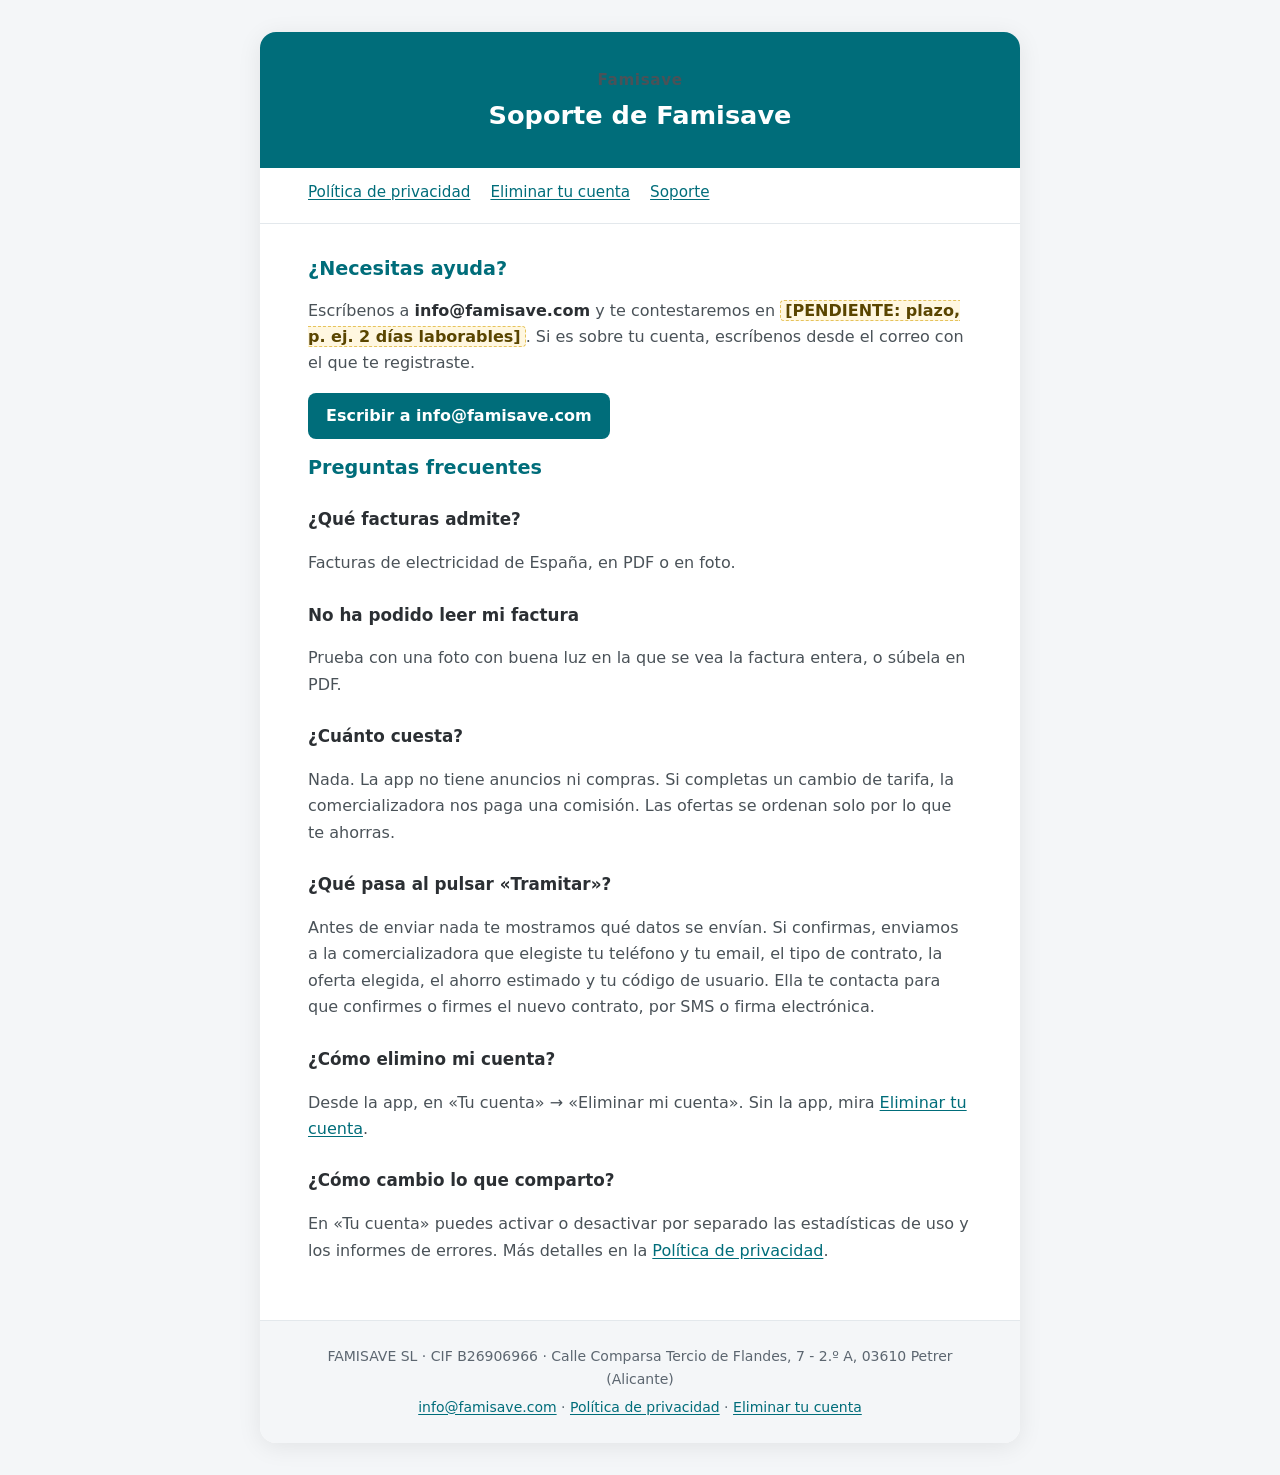
<file: soporte/index.html>
<!DOCTYPE html>
<html lang="es">
<head>
  <meta charset="utf-8">
  <meta name="viewport" content="width=device-width, initial-scale=1">
  <title>Soporte — Famisave</title>
  <meta name="description" content="Ayuda y contacto de la app Famisave.">
  <meta name="referrer" content="no-referrer">
  <link rel="stylesheet" href="../estilo.css">
</head>
<body>
  <a class="saltar" href="#contenido">Saltar al contenido</a>
  <div class="contenedor">

    <header class="cabecera">
      <p class="marca">Famisave</p>
      <h1>Soporte de Famisave</h1>
    </header>

    <nav class="principal" aria-label="Páginas de Famisave">
      <ul>
        <li><a href="../">Política de privacidad</a></li>
        <li><a href="../eliminar-cuenta/">Eliminar tu cuenta</a></li>
        <li><a href="./" aria-current="page">Soporte</a></li>
      </ul>
    </nav>

    <main id="contenido">

      <section aria-labelledby="ayuda">
        <h2 id="ayuda">¿Necesitas ayuda?</h2>
        <p>Escríbenos a <strong>info@famisave.com</strong> y te contestaremos en <span class="pendiente">[PENDIENTE: plazo, p. ej. 2 días laborables]</span>. Si es sobre tu cuenta, escríbenos desde el correo con el que te registraste.</p>
        <p><a class="boton" href="mailto:info@famisave.com?subject=Ayuda%20con%20Famisave">Escribir a info@famisave.com</a></p>
      </section>

      <section aria-labelledby="preguntas">
        <h2 id="preguntas">Preguntas frecuentes</h2>

        <h3>¿Qué facturas admite?</h3>
        <p>Facturas de electricidad de España, en PDF o en foto.</p>

        <h3>No ha podido leer mi factura</h3>
        <p>Prueba con una foto con buena luz en la que se vea la factura entera, o súbela en PDF.</p>

        <h3>¿Cuánto cuesta?</h3>
        <p>Nada. La app no tiene anuncios ni compras. Si completas un cambio de tarifa, la comercializadora nos paga una comisión. Las ofertas se ordenan solo por lo que te ahorras.</p>

        <h3>¿Qué pasa al pulsar «Tramitar»?</h3>
        <p>Antes de enviar nada te mostramos qué datos se envían. Si confirmas, enviamos a la comercializadora que elegiste tu teléfono y tu email, el tipo de contrato, la oferta elegida, el ahorro estimado y tu código de usuario. Ella te contacta para que confirmes o firmes el nuevo contrato, por SMS o firma electrónica.</p>

        <h3>¿Cómo elimino mi cuenta?</h3>
        <p>Desde la app, en «Tu cuenta» → «Eliminar mi cuenta». Sin la app, mira <a href="../eliminar-cuenta/">Eliminar tu cuenta</a>.</p>

        <h3>¿Cómo cambio lo que comparto?</h3>
        <p>En «Tu cuenta» puedes activar o desactivar por separado las estadísticas de uso y los informes de errores. Más detalles en la <a href="../">Política de privacidad</a>.</p>
      </section>

    </main>

    <footer>
      <p>FAMISAVE SL · CIF B26906966 · Calle Comparsa Tercio de Flandes, 7 - 2.º A, 03610 Petrer (Alicante)</p>
      <p><a href="mailto:info@famisave.com">info@famisave.com</a> · <a href="../">Política de privacidad</a> · <a href="../eliminar-cuenta/">Eliminar tu cuenta</a></p>
    </footer>

  </div>
</body>
</html>
</file>
<file: estilo.css>
/* Estilo común de las páginas públicas de Famisave.
   Sin fuentes ni scripts externos. Colores con contraste AA (>= 4.5:1). */

:root {
  --marca: #006d7a;        /* turquesa Famisave oscurecido para texto (6:1 sobre blanco) */
  --marca-fondo: #f0fbfc;
  --marca-borde: #c2e9ed;
  --fondo: #f4f6f8;
  --tarjeta: #ffffff;
  --texto: #2b2f33;
  --texto-suave: #4a5258;
  --pie: #5c6670;
  --linea: #e3e8ec;
  --aviso-fondo: #fff7e0;
  --aviso-borde: #e6c35c;
  --aviso-texto: #5a4500;
}

@media (prefers-color-scheme: dark) {
  :root {
    --marca: #7fd6e0;
    --marca-fondo: #12262a;
    --marca-borde: #1f4a50;
    --fondo: #10181c;
    --tarjeta: #172126;
    --texto: #e6ebee;
    --texto-suave: #c4ccd1;
    --pie: #a9b3b9;
    --linea: #263238;
    --aviso-fondo: #2e2610;
    --aviso-borde: #7a6420;
    --aviso-texto: #f3dfa0;
  }
}

* { box-sizing: border-box; }

html { -webkit-text-size-adjust: 100%; }

body {
  margin: 0;
  font-family: system-ui, -apple-system, "Segoe UI", Roboto, Arial, sans-serif;
  font-size: 1rem;
  line-height: 1.65;
  background-color: var(--fondo);
  color: var(--texto);
  padding: 32px 16px;
}

.saltar {
  position: absolute;
  left: -9999px;
}
.saltar:focus {
  left: 16px;
  top: 16px;
  background: var(--tarjeta);
  color: var(--marca);
  padding: 8px 12px;
  border-radius: 6px;
  z-index: 10;
}

.contenedor {
  max-width: 760px;
  margin: 0 auto;
  background-color: var(--tarjeta);
  border-radius: 16px;
  box-shadow: 0 4px 24px rgba(0, 0, 0, 0.08);
  overflow: hidden;
}

.cabecera {
  background-color: #006d7a;
  color: #ffffff;
  padding: 36px 48px;
  text-align: center;
}

.cabecera .marca {
  margin: 0 0 6px;
  font-size: 0.95rem;
  font-weight: 600;
  letter-spacing: 0.04em;
}

.cabecera h1 {
  margin: 0;
  font-size: 1.6rem;
  line-height: 1.3;
}

.cabecera .meta {
  margin: 10px 0 0;
  font-size: 0.9rem;
}

nav.principal {
  border-bottom: 1px solid var(--linea);
  padding: 12px 48px;
  font-size: 0.95rem;
}
nav.principal ul {
  list-style: none;
  margin: 0;
  padding: 0;
  display: flex;
  flex-wrap: wrap;
  gap: 8px 20px;
}

main { padding: 32px 48px 40px; }

h2 {
  color: var(--marca);
  font-size: 1.2rem;
  line-height: 1.35;
  margin: 2em 0 0.6em;
}
h2:first-child { margin-top: 0; }

h3 {
  font-size: 1.05rem;
  margin: 1.5em 0 0.4em;
}

p, li { color: var(--texto-suave); }
strong { color: var(--texto); }

a { color: var(--marca); text-underline-offset: 2px; }
a:hover, a:focus { text-decoration-thickness: 2px; }
a:focus-visible, .saltar:focus { outline: 3px solid var(--marca); outline-offset: 2px; }

ul, ol { padding-left: 1.4em; }
li { margin-bottom: 0.35em; }

.resumen {
  background-color: var(--marca-fondo);
  border: 1px solid var(--marca-borde);
  border-radius: 10px;
  padding: 16px 20px;
  margin: 0 0 24px;
}
.resumen h2 { margin-top: 0; }
.resumen ul { margin-bottom: 0; }

.indice ol { margin: 0; }

.pendiente {
  background-color: var(--aviso-fondo);
  border: 1px dashed var(--aviso-borde);
  color: var(--aviso-texto);
  border-radius: 4px;
  padding: 0 4px;
  font-weight: 600;
}

.tabla {
  width: 100%;
  overflow-x: auto;
  margin: 12px 0 20px;
}
table {
  width: 100%;
  border-collapse: collapse;
  font-size: 0.95rem;
}
caption {
  text-align: left;
  font-weight: 600;
  padding-bottom: 6px;
  color: var(--texto);
}
th, td {
  text-align: left;
  vertical-align: top;
  padding: 10px 12px;
  border-bottom: 1px solid var(--linea);
  color: var(--texto-suave);
}
th { color: var(--texto); background-color: var(--marca-fondo); }

.boton {
  display: inline-block;
  background-color: #006d7a;
  color: #ffffff;
  font-weight: 600;
  text-decoration: none;
  padding: 10px 18px;
  border-radius: 8px;
}
.boton:hover, .boton:focus { background-color: #00525c; color: #ffffff; }

footer {
  background-color: var(--fondo);
  border-top: 1px solid var(--linea);
  padding: 20px 48px;
  text-align: center;
  font-size: 0.875rem;
  color: var(--pie);
}
footer p { color: var(--pie); margin: 0.3em 0; }

@media (max-width: 600px) {
  body { padding: 0; }
  .contenedor { border-radius: 0; box-shadow: none; }
  .cabecera, main, footer { padding-left: 16px; padding-right: 16px; }
  nav.principal { padding: 12px 16px; }
  .cabecera h1 { font-size: 1.35rem; }
}
</file>
